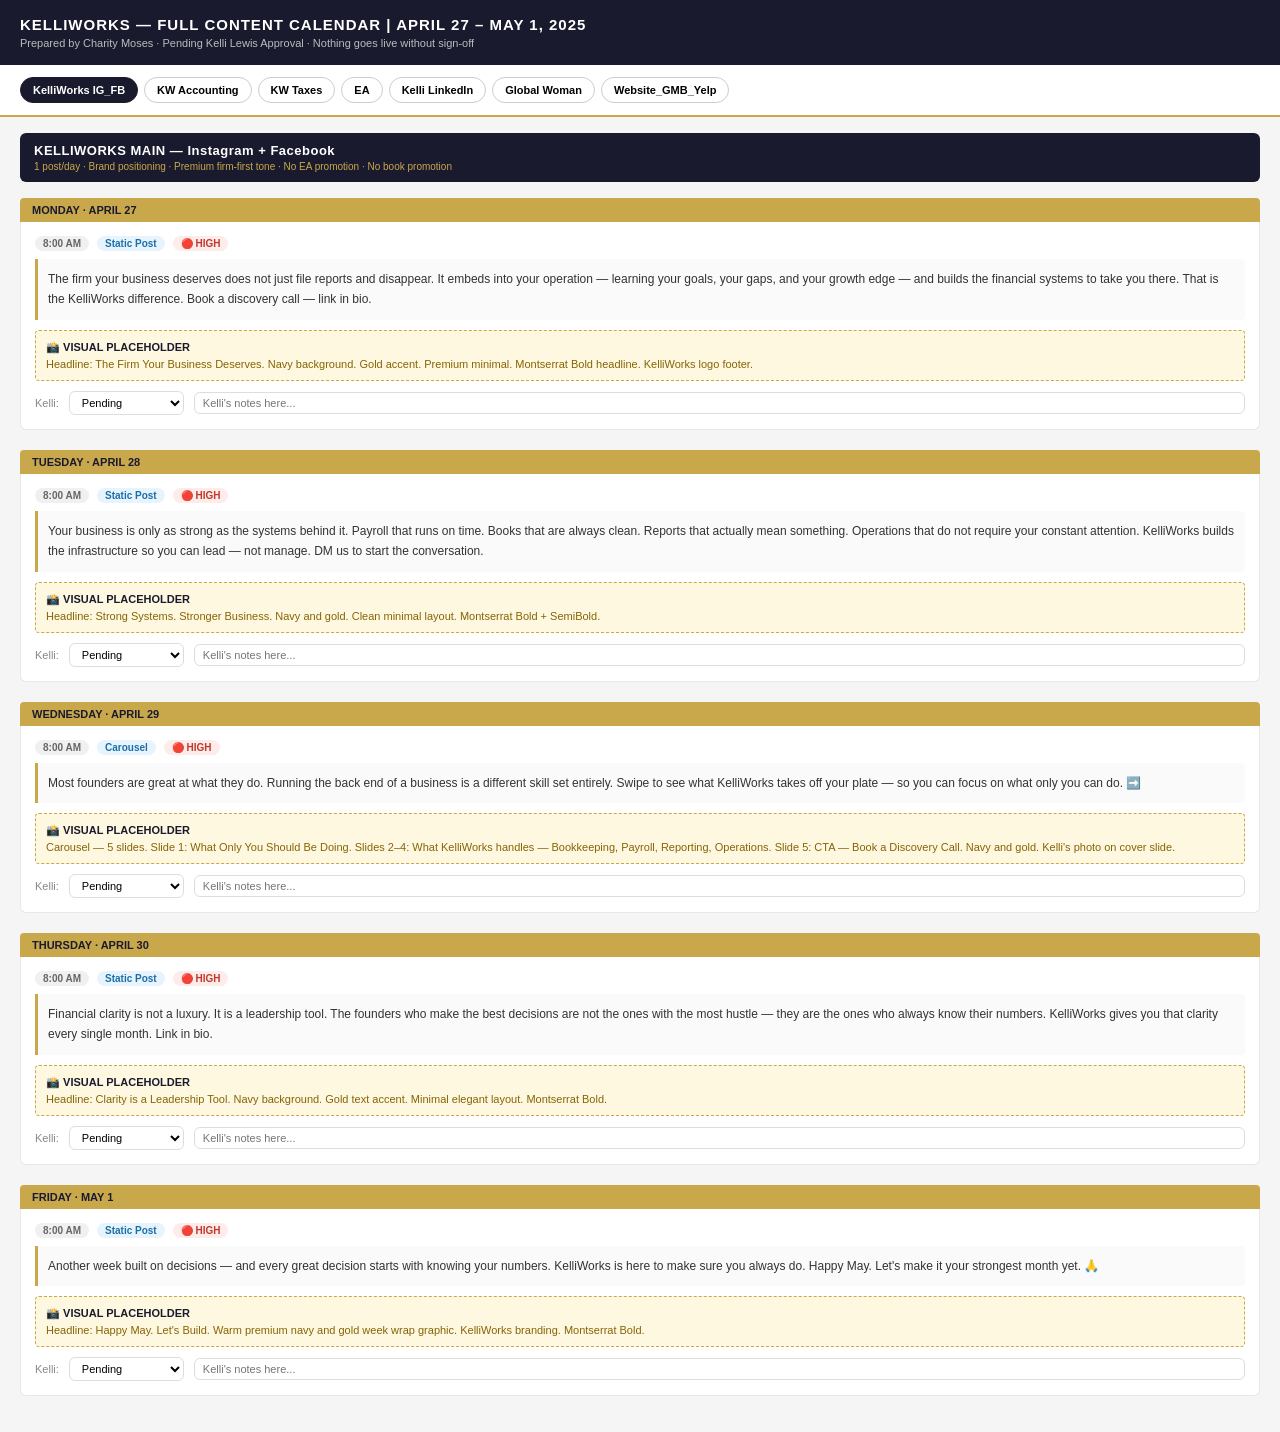
<file: html_Updates/Asana Calendar May 27.html>
<!DOCTYPE html>
<html lang="en">
<head>
<meta charset="UTF-8">
<meta name="viewport" content="width=device-width, initial-scale=1.0">
<style>
* { box-sizing: border-box; margin: 0; padding: 0; }
body { font-family: Arial, sans-serif; background: #f5f5f5; color: #222; font-size: 13px; }
header { background: #1a1a2e; color: #fff; padding: 16px 20px; }
header h1 { font-size: 15px; letter-spacing: 1px; }
header p { font-size: 11px; color: #bbb; margin-top: 4px; }
.platform-nav { display: flex; flex-wrap: wrap; gap: 6px; padding: 12px 20px; background: #fff; border-bottom: 2px solid #c9a84c; position: sticky; top: 0; z-index: 100; }
.platform-nav button { padding: 6px 12px; border: 1px solid #ccc; border-radius: 16px; background: #fff; cursor: pointer; font-size: 11px; font-weight: bold; }
.platform-nav button.active { background: #1a1a2e; color: #fff; border-color: #1a1a2e; }
.platform { display: none; padding: 16px 20px; }
.platform.active { display: block; }
.platform-header { background: #1a1a2e; color: #fff; padding: 10px 14px; border-radius: 6px; margin-bottom: 16px; }
.platform-header h2 { font-size: 13px; letter-spacing: 0.5px; }
.platform-header p { font-size: 10px; color: #c9a84c; margin-top: 3px; }
.day-block { margin-bottom: 20px; }
.day-label { background: #c9a84c; color: #1a1a2e; padding: 6px 12px; font-size: 11px; font-weight: bold; border-radius: 4px 4px 0 0; }
.post-card { background: #fff; border: 1px solid #e8e8e8; border-top: none; padding: 14px; margin-bottom: 2px; }
.post-card:last-child { border-radius: 0 0 6px 6px; }
.post-meta { display: flex; gap: 8px; align-items: center; margin-bottom: 8px; flex-wrap: wrap; }
.badge { display: inline-block; padding: 2px 8px; border-radius: 10px; font-size: 10px; font-weight: bold; }
.badge-time { background: #f0f0f0; color: #666; }
.badge-type { background: #e8f4fd; color: #1a6fa8; }
.badge-high { background: #fdecea; color: #c0392b; }
.badge-trend { background: #e8f8e8; color: #27ae60; }
.post-caption { font-size: 12px; line-height: 1.7; color: #333; margin-bottom: 10px; padding: 10px; background: #fafafa; border-left: 3px solid #c9a84c; border-radius: 0 4px 4px 0; }
.visual-box { background: #fff8e1; border: 1px dashed #c9a84c; border-radius: 4px; padding: 10px; margin-bottom: 10px; font-size: 11px; color: #856404; }
.visual-box strong { display: block; margin-bottom: 4px; color: #1a1a2e; }
.approve-row { display: flex; align-items: center; gap: 10px; }
.approve-row label { font-size: 11px; color: #888; }
.approve-row select { font-size: 11px; padding: 4px 8px; border: 1px solid #ddd; border-radius: 6px; background: #fff; cursor: pointer; }
.approve-row select.approved { border-color: #27ae60; color: #27ae60; background: #eafaf1; }
.approve-row select.edits { border-color: #c9a84c; color: #856404; background: #fff8e1; }
.approve-row select.no { border-color: #e74c3c; color: #922; background: #fdecea; }
.notes-input { flex: 1; padding: 4px 8px; border: 1px solid #ddd; border-radius: 6px; font-size: 11px; font-family: Arial; }
.note-alert { background: #fdecea; border-left: 3px solid #e74c3c; padding: 8px 12px; font-size: 11px; color: #7b1a1a; margin-bottom: 10px; border-radius: 0 4px 4px 0; }
.note-info { background: #e8f4fd; border-left: 3px solid #1a6fa8; padding: 8px 12px; font-size: 11px; color: #1a3a5c; margin-bottom: 10px; border-radius: 0 4px 4px 0; }
</style>
</head>
<body>

<header>
  <h1>KELLIWORKS — FULL CONTENT CALENDAR | APRIL 27 – MAY 1, 2025</h1>
  <p>Prepared by Charity Moses · Pending Kelli Lewis Approval · Nothing goes live without sign-off</p>
</header>

<div class="platform-nav">
  <button class="active" onclick="showPlatform('kw')">KelliWorks IG_FB</button>
  <button onclick="showPlatform('kwa')">KW Accounting</button>
  <button onclick="showPlatform('kwt')">KW Taxes</button>
  <button onclick="showPlatform('ea')">EA</button>
  <button onclick="showPlatform('kl')">Kelli LinkedIn</button>
  <button onclick="showPlatform('gw')">Global Woman</button>
  <button onclick="showPlatform('web')">Website_GMB_Yelp</button>
</div>

<!-- ===================== KELLIWORKS IG_FB ===================== -->
<div id="kw" class="platform active">
  <div class="platform-header">
    <h2>KELLIWORKS MAIN — Instagram + Facebook</h2>
    <p>1 post/day · Brand positioning · Premium firm-first tone · No EA promotion · No book promotion</p>
  </div>

  <!-- MON -->
  <div class="day-block">
    <div class="day-label">MONDAY · APRIL 27</div>
    <div class="post-card">
      <div class="post-meta">
        <span class="badge badge-time">8:00 AM</span>
        <span class="badge badge-type">Static Post</span>
        <span class="badge badge-high">🔴 HIGH</span>
      </div>
      <div class="post-caption">The firm your business deserves does not just file reports and disappear. It embeds into your operation — learning your goals, your gaps, and your growth edge — and builds the financial systems to take you there. That is the KelliWorks difference. Book a discovery call — link in bio.</div>
      <div class="visual-box">
        <strong>📸 VISUAL PLACEHOLDER</strong>
        Headline: The Firm Your Business Deserves. Navy background. Gold accent. Premium minimal. Montserrat Bold headline. KelliWorks logo footer.
      </div>
      <div class="approve-row">
        <label>Kelli:</label>
        <select onchange="styleSelect(this)"><option>Pending</option><option>✅ Approved</option><option>✏️ Needs Edits</option><option>❌ Do Not Post</option></select>
        <input class="notes-input" type="text" placeholder="Kelli's notes here...">
      </div>
    </div>
  </div>

  <!-- TUE -->
  <div class="day-block">
    <div class="day-label">TUESDAY · APRIL 28</div>
    <div class="post-card">
      <div class="post-meta">
        <span class="badge badge-time">8:00 AM</span>
        <span class="badge badge-type">Static Post</span>
        <span class="badge badge-high">🔴 HIGH</span>
      </div>
      <div class="post-caption">Your business is only as strong as the systems behind it. Payroll that runs on time. Books that are always clean. Reports that actually mean something. Operations that do not require your constant attention. KelliWorks builds the infrastructure so you can lead — not manage. DM us to start the conversation.</div>
      <div class="visual-box">
        <strong>📸 VISUAL PLACEHOLDER</strong>
        Headline: Strong Systems. Stronger Business. Navy and gold. Clean minimal layout. Montserrat Bold + SemiBold.
      </div>
      <div class="approve-row">
        <label>Kelli:</label>
        <select onchange="styleSelect(this)"><option>Pending</option><option>✅ Approved</option><option>✏️ Needs Edits</option><option>❌ Do Not Post</option></select>
        <input class="notes-input" type="text" placeholder="Kelli's notes here...">
      </div>
    </div>
  </div>

  <!-- WED -->
  <div class="day-block">
    <div class="day-label">WEDNESDAY · APRIL 29</div>
    <div class="post-card">
      <div class="post-meta">
        <span class="badge badge-time">8:00 AM</span>
        <span class="badge badge-type">Carousel</span>
        <span class="badge badge-high">🔴 HIGH</span>
      </div>
      <div class="post-caption">Most founders are great at what they do. Running the back end of a business is a different skill set entirely. Swipe to see what KelliWorks takes off your plate — so you can focus on what only you can do. ➡️</div>
      <div class="visual-box">
        <strong>📸 VISUAL PLACEHOLDER</strong>
        Carousel — 5 slides. Slide 1: What Only You Should Be Doing. Slides 2–4: What KelliWorks handles — Bookkeeping, Payroll, Reporting, Operations. Slide 5: CTA — Book a Discovery Call. Navy and gold. Kelli's photo on cover slide.
      </div>
      <div class="approve-row">
        <label>Kelli:</label>
        <select onchange="styleSelect(this)"><option>Pending</option><option>✅ Approved</option><option>✏️ Needs Edits</option><option>❌ Do Not Post</option></select>
        <input class="notes-input" type="text" placeholder="Kelli's notes here...">
      </div>
    </div>
  </div>

  <!-- THU -->
  <div class="day-block">
    <div class="day-label">THURSDAY · APRIL 30</div>
    <div class="post-card">
      <div class="post-meta">
        <span class="badge badge-time">8:00 AM</span>
        <span class="badge badge-type">Static Post</span>
        <span class="badge badge-high">🔴 HIGH</span>
      </div>
      <div class="post-caption">Financial clarity is not a luxury. It is a leadership tool. The founders who make the best decisions are not the ones with the most hustle — they are the ones who always know their numbers. KelliWorks gives you that clarity every single month. Link in bio.</div>
      <div class="visual-box">
        <strong>📸 VISUAL PLACEHOLDER</strong>
        Headline: Clarity is a Leadership Tool. Navy background. Gold text accent. Minimal elegant layout. Montserrat Bold.
      </div>
      <div class="approve-row">
        <label>Kelli:</label>
        <select onchange="styleSelect(this)"><option>Pending</option><option>✅ Approved</option><option>✏️ Needs Edits</option><option>❌ Do Not Post</option></select>
        <input class="notes-input" type="text" placeholder="Kelli's notes here...">
      </div>
    </div>
  </div>

  <!-- FRI -->
  <div class="day-block">
    <div class="day-label">FRIDAY · MAY 1</div>
    <div class="post-card">
      <div class="post-meta">
        <span class="badge badge-time">8:00 AM</span>
        <span class="badge badge-type">Static Post</span>
        <span class="badge badge-high">🔴 HIGH</span>
      </div>
      <div class="post-caption">Another week built on decisions — and every great decision starts with knowing your numbers. KelliWorks is here to make sure you always do. Happy May. Let's make it your strongest month yet. 🙏</div>
      <div class="visual-box">
        <strong>📸 VISUAL PLACEHOLDER</strong>
        Headline: Happy May. Let's Build. Warm premium navy and gold week wrap graphic. KelliWorks branding. Montserrat Bold.
      </div>
      <div class="approve-row">
        <label>Kelli:</label>
        <select onchange="styleSelect(this)"><option>Pending</option><option>✅ Approved</option><option>✏️ Needs Edits</option><option>❌ Do Not Post</option></select>
        <input class="notes-input" type="text" placeholder="Kelli's notes here...">
      </div>
    </div>
  </div>
</div>

<!-- ===================== KW ACCOUNTING ===================== -->
<div id="kwa" class="platform">
  <div class="platform-header">
    <h2>KELLIWORKS ACCOUNTING — Instagram + Facebook + LinkedIn</h2>
    <p>1 post/day · Mix of trending POV reels + educational static · Playful, funny, relatable · ❌ No tax content</p>
  </div>

  <div class="note-info">📌 New direction: Mix trending POV reels (funny + relatable) with educational static posts. POV reels get the reach. Static posts build authority. Both sell KelliWorks.</div>

  <!-- MON -->
  <div class="day-block">
    <div class="day-label">MONDAY · APRIL 27</div>
    <div class="post-card">
      <div class="post-meta">
        <span class="badge badge-time">10:00 AM</span>
        <span class="badge badge-type">🎬 Trending Reel</span>
        <span class="badge badge-trend">🟢 TRENDING</span>
      </div>
      <div class="post-caption">POV: You haven't reconciled your accounts since January 😬

#KelliWorks #Accounting #SmallBusiness #Bookkeeping #Entrepreneurs</div>
      <div class="visual-box">
        <strong>🎬 REEL PLACEHOLDER</strong>
        Trending audio — use a "panicking / chaotic" trending sound. Text overlay: POV: You haven't reconciled your accounts since January 😬. Second text overlay mid-video: KelliWorks to the rescue 😌. Use a funny trending video clip or film yourself reacting. Keep it short — 7 to 15 seconds max.
      </div>
      <div class="approve-row">
        <label>Kelli:</label>
        <select onchange="styleSelect(this)"><option>Pending</option><option>✅ Approved</option><option>✏️ Needs Edits</option><option>❌ Do Not Post</option></select>
        <input class="notes-input" type="text" placeholder="Kelli's notes here...">
      </div>
    </div>
  </div>

  <!-- TUE -->
  <div class="day-block">
    <div class="day-label">TUESDAY · APRIL 28</div>
    <div class="post-card">
      <div class="post-meta">
        <span class="badge badge-time">10:00 AM</span>
        <span class="badge badge-type">Static Post</span>
        <span class="badge badge-high">🔴 HIGH</span>
      </div>
      <div class="post-caption">Bookkeeping is not a task you do once a year at tax time. It is a system that runs every single month — keeping your business clean, your cash flow clear, and your decisions grounded in real numbers. KelliWorks builds that system for you. DM us to get started.</div>
      <div class="visual-box">
        <strong>📸 VISUAL PLACEHOLDER</strong>
        Headline: Bookkeeping Is a System. Not a Task. Navy and gold. Clean minimal. Montserrat Bold + SemiBold. KelliWorks Accounting footer.
      </div>
      <div class="approve-row">
        <label>Kelli:</label>
        <select onchange="styleSelect(this)"><option>Pending</option><option>✅ Approved</option><option>✏️ Needs Edits</option><option>❌ Do Not Post</option></select>
        <input class="notes-input" type="text" placeholder="Kelli's notes here...">
      </div>
    </div>
  </div>

  <!-- WED -->
  <div class="day-block">
    <div class="day-label">WEDNESDAY · APRIL 29</div>
    <div class="post-card">
      <div class="post-meta">
        <span class="badge badge-time">10:00 AM</span>
        <span class="badge badge-type">🎬 Trending Reel</span>
        <span class="badge badge-trend">🟢 TRENDING</span>
      </div>
      <div class="post-caption">POV: Your accountant actually explains your financial report instead of just sending it 😌✨

#KelliWorks #Accounting #FounderLife #Bookkeeping #SmallBusiness</div>
      <div class="visual-box">
        <strong>🎬 REEL PLACEHOLDER</strong>
        Trending audio — use a "relief / ahhh finally" sound. Text overlay 1: POV: Your accountant just sends reports and disappears 😩. Text overlay 2: POV: KelliWorks actually explains every line 😌. Short and punchy — 7 to 15 seconds. Film yourself or use trending clip.
      </div>
      <div class="approve-row">
        <label>Kelli:</label>
        <select onchange="styleSelect(this)"><option>Pending</option><option>✅ Approved</option><option>✏️ Needs Edits</option><option>❌ Do Not Post</option></select>
        <input class="notes-input" type="text" placeholder="Kelli's notes here...">
      </div>
    </div>
  </div>

  <!-- THU -->
  <div class="day-block">
    <div class="day-label">THURSDAY · APRIL 30</div>
    <div class="post-card">
      <div class="post-meta">
        <span class="badge badge-time">10:00 AM</span>
        <span class="badge badge-type">Static Post</span>
        <span class="badge badge-high">🔴 HIGH</span>
      </div>
      <div class="post-caption">Do you know exactly how your business performed in Q1? Revenue. Expenses. Profit. Cash flow. If the honest answer is no — that is the first thing to fix. KelliWorks delivers monthly reports that give you a clear picture of your business performance so you always know where you stand. DM us.</div>
      <div class="visual-box">
        <strong>📸 VISUAL PLACEHOLDER</strong>
        Headline: Do You Know Your Q1 Numbers? Navy and gold. Clean bold layout. Montserrat Bold. KelliWorks Accounting footer.
      </div>
      <div class="approve-row">
        <label>Kelli:</label>
        <select onchange="styleSelect(this)"><option>Pending</option><option>✅ Approved</option><option>✏️ Needs Edits</option><option>❌ Do Not Post</option></select>
        <input class="notes-input" type="text" placeholder="Kelli's notes here...">
      </div>
    </div>
  </div>

  <!-- FRI -->
  <div class="day-block">
    <div class="day-label">FRIDAY · MAY 1</div>
    <div class="post-card">
      <div class="post-meta">
        <span class="badge badge-time">10:00 AM</span>
        <span class="badge badge-type">🎬 Trending Reel</span>
        <span class="badge badge-trend">🟢 TRENDING</span>
      </div>
      <div class="post-caption">POV: It's May 1st and your books are finally clean 😎🙌

#KelliWorks #NewMonth #Accounting #FounderLife #SmallBusiness</div>
      <div class="visual-box">
        <strong>🎬 REEL PLACEHOLDER</strong>
        Trending audio — use a "winning / celebration" sound. Text overlay 1: POV: It's May 1st and you still don't know your numbers 😬. Text overlay 2: POV: KelliWorks client on May 1st 😎. Use a confident, winning reaction clip or film yourself. 7 to 15 seconds.
      </div>
      <div class="approve-row">
        <label>Kelli:</label>
        <select onchange="styleSelect(this)"><option>Pending</option><option>✅ Approved</option><option>✏️ Needs Edits</option><option>❌ Do Not Post</option></select>
        <input class="notes-input" type="text" placeholder="Kelli's notes here...">
      </div>
    </div>
  </div>
</div>

<!-- ===================== KW TAXES ===================== -->
<div id="kwt" class="platform">
  <div class="platform-header">
    <h2>KELLIWORKS TAXES — Taxes Instagram ONLY</h2>
    <p>2 posts/day · Tips, quotes, carousels · ❌ NOT on LinkedIn ❌ NOT on KW Accounting grid</p>
  </div>

  <!-- MON -->
  <div class="day-block">
    <div class="day-label">MONDAY · APRIL 27</div>
    <div class="post-card">
      <div class="post-meta"><span class="badge badge-time">7:00 AM</span><span class="badge badge-type">💡 Tax Tip</span></div>
      <div class="post-caption">Welcome to May — and Q2 estimated taxes are already counting. June 15 is closer than you think. If your business is profitable start setting money aside right now. KelliWorks keeps you on schedule all year. Link in bio.</div>
      <div class="visual-box"><strong>📸 VISUAL PLACEHOLDER</strong> Tax tip graphic — headline: Q2 Is Already Counting. Navy gold bold.</div>
      <div class="approve-row"><label>Kelli:</label><select onchange="styleSelect(this)"><option>Pending</option><option>✅ Approved</option><option>✏️ Needs Edits</option><option>❌ Do Not Post</option></select><input class="notes-input" type="text" placeholder="Kelli's notes here..."></div>
    </div>
    <div class="post-card">
      <div class="post-meta"><span class="badge badge-time">4:00 PM</span><span class="badge badge-type">💬 Quote</span></div>
      <div class="post-caption">"KelliWorks, so you don't have to." Tax season is done. But smart tax planning never stops. Let us carry it all year long. Link in bio.</div>
      <div class="visual-box"><strong>📸 VISUAL PLACEHOLDER</strong> Brand quote card — cream background navy and gold. Elegant premium.</div>
      <div class="approve-row"><label>Kelli:</label><select onchange="styleSelect(this)"><option>Pending</option><option>✅ Approved</option><option>✏️ Needs Edits</option><option>❌ Do Not Post</option></select><input class="notes-input" type="text" placeholder="Kelli's notes here..."></div>
    </div>
  </div>

  <!-- TUE -->
  <div class="day-block">
    <div class="day-label">TUESDAY · APRIL 28</div>
    <div class="post-card">
      <div class="post-meta"><span class="badge badge-time">7:00 AM</span><span class="badge badge-type">💡 Tax Tip</span></div>
      <div class="post-caption">If you received a large refund this year — that is not good news. It means you overpaid the IRS all year and gave them an interest-free loan. KelliWorks helps you adjust your withholding so you keep more money in your business where it belongs. Link in bio.</div>
      <div class="visual-box"><strong>📸 VISUAL PLACEHOLDER</strong> Tax tip graphic — headline: A Big Refund Means You Overpaid. Navy gold bold.</div>
      <div class="approve-row"><label>Kelli:</label><select onchange="styleSelect(this)"><option>Pending</option><option>✅ Approved</option><option>✏️ Needs Edits</option><option>❌ Do Not Post</option></select><input class="notes-input" type="text" placeholder="Kelli's notes here..."></div>
    </div>
    <div class="post-card">
      <div class="post-meta"><span class="badge badge-time">4:00 PM</span><span class="badge badge-type">🎠 Carousel</span></div>
      <div class="post-caption">Tax season is over — but your tax strategy should not be. Swipe to see 4 moves every entrepreneur should make RIGHT NOW to protect their finances for the rest of 2025. ➡️</div>
      <div class="visual-box"><strong>📸 VISUAL PLACEHOLDER</strong> Carousel — 5 slides — 4 Post Tax Season Moves. Navy and gold. Montserrat Bold + SemiBold.</div>
      <div class="approve-row"><label>Kelli:</label><select onchange="styleSelect(this)"><option>Pending</option><option>✅ Approved</option><option>✏️ Needs Edits</option><option>❌ Do Not Post</option></select><input class="notes-input" type="text" placeholder="Kelli's notes here..."></div>
    </div>
  </div>

  <!-- WED -->
  <div class="day-block">
    <div class="day-label">WEDNESDAY · APRIL 29</div>
    <div class="post-card">
      <div class="post-meta"><span class="badge badge-time">7:00 AM</span><span class="badge badge-type">💡 Tax Tip</span></div>
      <div class="post-caption">Are you paying yourself correctly as a business owner? How you pay yourself — salary, owner's draw, distributions — has major tax implications. Getting it wrong costs you money. KelliWorks helps you structure it right. Link in bio.</div>
      <div class="visual-box"><strong>📸 VISUAL PLACEHOLDER</strong> Tax tip graphic — headline: Are You Paying Yourself Correctly? Navy gold bold.</div>
      <div class="approve-row"><label>Kelli:</label><select onchange="styleSelect(this)"><option>Pending</option><option>✅ Approved</option><option>✏️ Needs Edits</option><option>❌ Do Not Post</option></select><input class="notes-input" type="text" placeholder="Kelli's notes here..."></div>
    </div>
    <div class="post-card">
      <div class="post-meta"><span class="badge badge-time">4:00 PM</span><span class="badge badge-type">💬 Quote</span></div>
      <div class="post-caption">"Tax preparation is no longer the same with modern accounting methods." — Kelli Lewis. Stop doing it the old way. KelliWorks brings modern solutions to your finances all year round. Link in bio.</div>
      <div class="visual-box"><strong>📸 VISUAL PLACEHOLDER</strong> Quote card — cream background elegant premium. Kelli Lewis attribution gold.</div>
      <div class="approve-row"><label>Kelli:</label><select onchange="styleSelect(this)"><option>Pending</option><option>✅ Approved</option><option>✏️ Needs Edits</option><option>❌ Do Not Post</option></select><input class="notes-input" type="text" placeholder="Kelli's notes here..."></div>
    </div>
  </div>

  <!-- THU -->
  <div class="day-block">
    <div class="day-label">THURSDAY · APRIL 30</div>
    <div class="post-card">
      <div class="post-meta"><span class="badge badge-time">7:00 AM</span><span class="badge badge-type">💡 Tax Tip</span></div>
      <div class="post-caption">Tax Tip Thursday 💡 Keep every business receipt — digital or physical. The IRS requires documentation for every deduction you claim. KelliWorks helps you set up a simple system so nothing ever gets lost. Link in bio.</div>
      <div class="visual-box"><strong>📸 VISUAL PLACEHOLDER</strong> Tax Tip Thursday branded graphic — navy gold. Bold headline.</div>
      <div class="approve-row"><label>Kelli:</label><select onchange="styleSelect(this)"><option>Pending</option><option>✅ Approved</option><option>✏️ Needs Edits</option><option>❌ Do Not Post</option></select><input class="notes-input" type="text" placeholder="Kelli's notes here..."></div>
    </div>
    <div class="post-card">
      <div class="post-meta"><span class="badge badge-time">4:00 PM</span><span class="badge badge-type">🎠 Carousel</span></div>
      <div class="post-caption">Your Q2 financial checklist starts NOW. Swipe to see exactly what every smart entrepreneur should be doing this month to stay ahead. ➡️</div>
      <div class="visual-box"><strong>📸 VISUAL PLACEHOLDER</strong> Carousel — 5 slides — Q2 Financial Checklist. Navy and gold. Montserrat Bold + SemiBold.</div>
      <div class="approve-row"><label>Kelli:</label><select onchange="styleSelect(this)"><option>Pending</option><option>✅ Approved</option><option>✏️ Needs Edits</option><option>❌ Do Not Post</option></select><input class="notes-input" type="text" placeholder="Kelli's notes here..."></div>
    </div>
  </div>

  <!-- FRI -->
  <div class="day-block">
    <div class="day-label">FRIDAY · MAY 1</div>
    <div class="post-card">
      <div class="post-meta"><span class="badge badge-time">7:00 AM</span><span class="badge badge-type">💡 Tax Tip</span></div>
      <div class="post-caption">Happy May! New month — new opportunity to get your finances right. Is your business structure still working for you? LLC. S-Corp. Sole Proprietor. Each has different tax implications. KelliWorks can review your setup and help you optimize. Link in bio.</div>
      <div class="visual-box"><strong>📸 VISUAL PLACEHOLDER</strong> Tax tip graphic — headline: New Month. New Financial Strategy. Navy gold bold.</div>
      <div class="approve-row"><label>Kelli:</label><select onchange="styleSelect(this)"><option>Pending</option><option>✅ Approved</option><option>✏️ Needs Edits</option><option>❌ Do Not Post</option></select><input class="notes-input" type="text" placeholder="Kelli's notes here..."></div>
    </div>
    <div class="post-card">
      <div class="post-meta"><span class="badge badge-time">4:00 PM</span><span class="badge badge-type">💬 Quote</span></div>
      <div class="post-caption">"KelliWorks takes the burden off entrepreneurs by guiding them in planning their taxes." Tax season is done. The work is not. Let us carry it. Link in bio.</div>
      <div class="visual-box"><strong>📸 VISUAL PLACEHOLDER</strong> Quote card — cream premium elegant. Gold attribution. KelliWorks footer.</div>
      <div class="approve-row"><label>Kelli:</label><select onchange="styleSelect(this)"><option>Pending</option><option>✅ Approved</option><option>✏️ Needs Edits</option><option>❌ Do Not Post</option></select><input class="notes-input" type="text" placeholder="Kelli's notes here..."></div>
    </div>
  </div>
</div>

<!-- ===================== EA ===================== -->
<div id="ea" class="platform">
  <div class="platform-header">
    <h2>ENTREPRENEURS ANONYMOUS — IG + FB + YouTube + Skool</h2>
    <p>Meeting rhythm · ❌ No meeting promotion until Kelli confirms · General EA community content only</p>
  </div>

  <div class="note-alert">⚠️ No EA meeting promotion this week per Kelli's instruction. Posts focus on community value and evergreen EA content only.</div>

  <!-- MON -->
  <div class="day-block">
    <div class="day-label">MONDAY · APRIL 27</div>
    <div class="post-card">
      <div class="post-meta"><span class="badge badge-time">12:00 PM</span><span class="badge badge-type">Static Post</span></div>
      <div class="post-caption">Entrepreneurship is the loneliest journey — until you find your community. Entrepreneurs Anonymous exists because no founder should have to build alone. Join the community — link in bio.</div>
      <div class="visual-box"><strong>📸 VISUAL PLACEHOLDER</strong> EA branded graphic — dark background gold accent. Headline: You Were Never Meant to Build Alone. EA logo.</div>
      <div class="approve-row"><label>Kelli:</label><select onchange="styleSelect(this)"><option>Pending</option><option>✅ Approved</option><option>✏️ Needs Edits</option><option>❌ Do Not Post</option></select><input class="notes-input" type="text" placeholder="Kelli's notes here..."></div>
    </div>
  </div>

  <!-- WED -->
  <div class="day-block">
    <div class="day-label">WEDNESDAY · APRIL 29</div>
    <div class="post-card">
      <div class="post-meta"><span class="badge badge-time">12:00 PM</span><span class="badge badge-type">Quote Post</span></div>
      <div class="post-caption">The room changes when entrepreneurs stop competing and start collaborating. That is what Entrepreneurs Anonymous is built on. Real conversations. Real connections. Real growth. Link in bio to join the community.</div>
      <div class="visual-box"><strong>📸 VISUAL PLACEHOLDER</strong> EA quote graphic — dark navy gold. Headline: Real Conversations. Real Growth. EA branding.</div>
      <div class="approve-row"><label>Kelli:</label><select onchange="styleSelect(this)"><option>Pending</option><option>✅ Approved</option><option>✏️ Needs Edits</option><option>❌ Do Not Post</option></select><input class="notes-input" type="text" placeholder="Kelli's notes here..."></div>
    </div>
  </div>

  <!-- FRI -->
  <div class="day-block">
    <div class="day-label">FRIDAY · MAY 1</div>
    <div class="post-card">
      <div class="post-meta"><span class="badge badge-time">12:00 PM</span><span class="badge badge-type">Community Post</span></div>
      <div class="post-caption">Happy May EA family! 🙌 New month. New energy. New opportunities. Whatever you are building — keep going. This community is rooting for you. — Kelli Lewis | Entrepreneurs Anonymous</div>
      <div class="visual-box"><strong>📸 VISUAL PLACEHOLDER</strong> EA community graphic — warm celebratory energy. Happy May. Gold and navy. EA logo.</div>
      <div class="approve-row"><label>Kelli:</label><select onchange="styleSelect(this)"><option>Pending</option><option>✅ Approved</option><option>✏️ Needs Edits</option><option>❌ Do Not Post</option></select><input class="notes-input" type="text" placeholder="Kelli's notes here..."></div>
    </div>
  </div>
</div>

<!-- ===================== KELLI LINKEDIN ===================== -->
<div id="kl" class="platform">
  <div class="platform-header">
    <h2>KELLI LEWIS PERSONAL — LinkedIn</h2>
    <p>1 post/day · Author · Speaker · Coach · Accountant · 30 min daily engagement · ❌ No tax content</p>
  </div>

  <!-- MON -->
  <div class="day-block">
    <div class="day-label">MONDAY · APRIL 27</div>
    <div class="post-card">
      <div class="post-meta"><span class="badge badge-time">9:00 AM</span><span class="badge badge-type">Thought Leadership</span></div>
      <div class="post-caption">The founders who scale the fastest are not the ones who work the hardest. They are the ones who build the best systems. A business that requires your constant presence to function is not a business — it is a job. And it is probably the most demanding job you have ever had. The shift starts when you stop being the engine and start being the architect. What is one system you could build this week that would give you back an hour of your time?</div>
      <div class="visual-box"><strong>📸 VISUAL PLACEHOLDER</strong> Professional Kelli photo — editorial, confident. Or clean branded quote graphic.</div>
      <div class="approve-row"><label>Kelli:</label><select onchange="styleSelect(this)"><option>Pending</option><option>✅ Approved</option><option>✏️ Needs Edits</option><option>❌ Do Not Post</option></select><input class="notes-input" type="text" placeholder="Kelli's notes here..."></div>
    </div>
  </div>

  <!-- TUE -->
  <div class="day-block">
    <div class="day-label">TUESDAY · APRIL 28</div>
    <div class="post-card">
      <div class="post-meta"><span class="badge badge-time">9:00 AM</span><span class="badge badge-type">Founder Story</span></div>
      <div class="post-caption">I spent years being the best-kept secret in my clients' businesses. Doing everything. Available always. Undercharging constantly. I thought that was the price of loyalty. What I actually learned is that boundaries create respect. Systems create freedom. And charging your worth creates the business you deserve. If you are still giving everything away in the name of dedication — this is your sign to stop.</div>
      <div class="visual-box"><strong>📸 VISUAL PLACEHOLDER</strong> Professional Kelli photo — warm, authoritative. Or clean branded graphic.</div>
      <div class="approve-row"><label>Kelli:</label><select onchange="styleSelect(this)"><option>Pending</option><option>✅ Approved</option><option>✏️ Needs Edits</option><option>❌ Do Not Post</option></select><input class="notes-input" type="text" placeholder="Kelli's notes here..."></div>
    </div>
  </div>

  <!-- WED -->
  <div class="day-block">
    <div class="day-label">WEDNESDAY · APRIL 29</div>
    <div class="post-card">
      <div class="post-meta"><span class="badge badge-time">9:00 AM</span><span class="badge badge-type">Thought Leadership</span></div>
      <div class="post-caption">Financial clarity is not a finance topic. It is a leadership topic. When you know your numbers — your cash position, your profit margin, your burn rate — you make decisions from a place of power instead of panic. The most confident founders I know are not the richest. They are the most informed. KelliWorks gives founders that clarity every single month. Link in bio.</div>
      <div class="visual-box"><strong>📸 VISUAL PLACEHOLDER</strong> Clean branded KelliWorks graphic — professional LinkedIn format.</div>
      <div class="approve-row"><label>Kelli:</label><select onchange="styleSelect(this)"><option>Pending</option><option>✅ Approved</option><option>✏️ Needs Edits</option><option>❌ Do Not Post</option></select><input class="notes-input" type="text" placeholder="Kelli's notes here..."></div>
    </div>
  </div>

  <!-- THU -->
  <div class="day-block">
    <div class="day-label">THURSDAY · APRIL 30</div>
    <div class="post-card">
      <div class="post-meta"><span class="badge badge-time">9:00 AM</span><span class="badge badge-type">Coaching Voice</span></div>
      <div class="post-caption">One question I ask every founder I work with: If you took two weeks completely off right now — what would break? The answer tells you everything about where your business actually stands. Not where you think it stands. Where it actually stands. Your answer is your to-do list.</div>
      <div class="visual-box"><strong>📸 VISUAL PLACEHOLDER</strong> Professional Kelli photo or clean quote graphic — coaching voice, direct, confident.</div>
      <div class="approve-row"><label>Kelli:</label><select onchange="styleSelect(this)"><option>Pending</option><option>✅ Approved</option><option>✏️ Needs Edits</option><option>❌ Do Not Post</option></select><input class="notes-input" type="text" placeholder="Kelli's notes here..."></div>
    </div>
  </div>

  <!-- FRI -->
  <div class="day-block">
    <div class="day-label">FRIDAY · MAY 1</div>
    <div class="post-card">
      <div class="post-meta"><span class="badge badge-time">9:00 AM</span><span class="badge badge-type">Friday Reflection</span></div>
      <div class="post-caption">Happy May. New month. Fresh start. This is the month you stop running your business on instinct and start running it on intelligence. Clean books. Clear strategy. Confident decisions. That is what I help founders build at KelliWorks — and it starts with one conversation. Link in bio. Have a powerful weekend. 🙏</div>
      <div class="visual-box"><strong>📸 VISUAL PLACEHOLDER</strong> Polished Kelli brand photo or Happy May branded graphic. Warm professional.</div>
      <div class="approve-row"><label>Kelli:</label><select onchange="styleSelect(this)"><option>Pending</option><option>✅ Approved</option><option>✏️ Needs Edits</option><option>❌ Do Not Post</option></select><input class="notes-input" type="text" placeholder="Kelli's notes here..."></div>
    </div>
  </div>
</div>

<!-- ===================== GLOBAL WOMAN ===================== -->
<div id="gw" class="platform">
  <div class="platform-header">
    <h2>GLOBAL WOMAN — Global Woman Platform</h2>
    <p>Min 4 posts/week · 10–15 min daily engagement · Kelli as THOUGHT LEADER — specific POV, industry insight, expertise · ❌ No generic motivation · ❌ No EA content</p>
  </div>

  <!-- MON -->
  <div class="day-block">
    <div class="day-label">MONDAY · APRIL 27</div>
    <div class="post-card">
      <div class="post-meta"><span class="badge badge-time">11:00 AM</span><span class="badge badge-type">Thought Leadership</span></div>
      <div class="post-caption">I have worked with hundreds of women-owned businesses. And the number one thing that keeps them stuck is not lack of hustle — it is lack of financial infrastructure. They are working incredibly hard inside a business that has no system to hold the growth. Here is what I know to be true: you cannot scale chaos. Before you invest in marketing, hiring, or expansion — get your books clean, your cash flow clear, and your reporting consistent. That is the foundation everything else is built on. — Kelli Lewis | Founder, KelliWorks</div>
      <div class="visual-box"><strong>📸 VISUAL PLACEHOLDER</strong> Editorial Kelli photo — confident, authoritative. Or clean branded thought leadership graphic. Navy and gold. Premium feminine.</div>
      <div class="approve-row"><label>Kelli:</label><select onchange="styleSelect(this)"><option>Pending</option><option>✅ Approved</option><option>✏️ Needs Edits</option><option>❌ Do Not Post</option></select><input class="notes-input" type="text" placeholder="Kelli's notes here..."></div>
    </div>
  </div>

  <!-- TUE -->
  <div class="day-block">
    <div class="day-label">TUESDAY · APRIL 28</div>
    <div class="post-card">
      <div class="post-meta"><span class="badge badge-time">11:00 AM</span><span class="badge badge-type">Industry POV</span></div>
      <div class="post-caption">Nobody talks about this enough — women entrepreneurs are statistically more likely to undercharge, over-deliver, and avoid looking at their own numbers. I did it too. For years I helped wealthy clients build financial systems while my own business was falling apart. The moment I started treating my business with the same rigor I applied to my clients' — everything changed. Your business deserves the same financial discipline you give your best client. Start there. — Kelli Lewis | KelliWorks</div>
      <div class="visual-box"><strong>📸 VISUAL PLACEHOLDER</strong> Professional Kelli photo — warm, real, editorial. Not a headshot. Premium feminine aesthetic.</div>
      <div class="approve-row"><label>Kelli:</label><select onchange="styleSelect(this)"><option>Pending</option><option>✅ Approved</option><option>✏️ Needs Edits</option><option>❌ Do Not Post</option></select><input class="notes-input" type="text" placeholder="Kelli's notes here..."></div>
    </div>
  </div>

  <!-- THU -->
  <div class="day-block">
    <div class="day-label">THURSDAY · APRIL 30</div>
    <div class="post-card">
      <div class="post-meta"><span class="badge badge-time">11:00 AM</span><span class="badge badge-type">Expert Insight</span></div>
      <div class="post-caption">A question I get asked constantly by women founders: "When is the right time to hire an accountant?" My answer is always the same — before you think you need one. Most founders come to KelliWorks after something breaks. A tax surprise. A cash flow crisis. A payroll error. The ones who build the most sustainably are the ones who build the financial infrastructure early — before the growth exposes the gaps. Do not wait for the emergency. Build the system now. — Kelli Lewis | KelliWorks Founder</div>
      <div class="visual-box"><strong>📸 VISUAL PLACEHOLDER</strong> Clean expert insight graphic — Kelli's quote pulled out as a pull quote. Premium navy and gold. Feminine authoritative aesthetic.</div>
      <div class="approve-row"><label>Kelli:</label><select onchange="styleSelect(this)"><option>Pending</option><option>✅ Approved</option><option>✏️ Needs Edits</option><option>❌ Do Not Post</option></select><input class="notes-input" type="text" placeholder="Kelli's notes here..."></div>
    </div>
  </div>

  <!-- FRI -->
  <div class="day-block">
    <div class="day-label">FRIDAY · MAY 1</div>
    <div class="post-card">
      <div class="post-meta"><span class="badge badge-time">11:00 AM</span><span class="badge badge-type">Thought Leadership</span></div>
      <div class="post-caption">May is here. And I want to challenge every woman founder reading this to ask herself one honest question: Does my business have the financial infrastructure to handle the growth I am praying for? Because here is the truth — most businesses are not ready for the opportunities they are asking God to send. The clients come and the systems collapse. The revenue grows and the cash flow disappears. Growth without infrastructure is just expensive chaos. This month — build the foundation first. — Kelli Lewis | KelliWorks | Global Business Woman</div>
      <div class="visual-box"><strong>📸 VISUAL PLACEHOLDER</strong> Premium Kelli editorial photo or branded thought leadership graphic. Happy May energy but authoritative — not celebratory. Navy gold feminine.</div>
      <div class="approve-row"><label>Kelli:</label><select onchange="styleSelect(this)"><option>Pending</option><option>✅ Approved</option><option>✏️ Needs Edits</option><option>❌ Do Not Post</option></select><input class="notes-input" type="text" placeholder="Kelli's notes here..."></div>
    </div>
  </div>
</div>

<!-- ===================== WEBSITE + GMB + YELP ===================== -->
<div id="web" class="platform">
  <div class="platform-header">
    <h2>WEBSITE + GOOGLE MY BUSINESS + YELP</h2>
    <p>Weekly tasks · Blog post · EA website update · GMB + Yelp refresh</p>
  </div>

  <div class="day-block">
    <div class="day-label">MONDAY · APRIL 27 — BLOG POST</div>
    <div class="post-card">
      <div class="post-meta"><span class="badge badge-time">EOD</span><span class="badge badge-type">Lovable Website</span></div>
      <div class="post-caption">Suggested title: "5 Signs Your Business Needs a Better Accounting System (And What to Do About It)" — accounting focused, ties to KelliWorks services, CTA to book a discovery call. Charity to draft and submit to Kelli for approval before publishing.</div>
      <div class="visual-box"><strong>📸 VISUAL PLACEHOLDER</strong> Blog header image — professional KelliWorks branded. Kelli photo or brand graphic.</div>
      <div class="approve-row"><label>Kelli:</label><select onchange="styleSelect(this)"><option>Pending</option><option>✅ Approved</option><option>✏️ Needs Edits</option><option>❌ Do Not Post</option></select><input class="notes-input" type="text" placeholder="Kelli's notes here..."></div>
    </div>
  </div>

  <div class="day-block">
    <div class="day-label">THIS WEEK — GOOGLE MY BUSINESS</div>
    <div class="post-card">
      <div class="post-meta"><span class="badge badge-time">By Fri May 1</span><span class="badge badge-type">GMB Update</span></div>
      <div class="post-caption">Post update: "Welcome to May — KelliWorks is your full-service accounting and business management firm for ambitious founders. Clean books. Clear strategy. Confident growth. Book a discovery call today." Include a fresh professional brand photo.</div>
      <div class="visual-box"><strong>📸 VISUAL PLACEHOLDER</strong> Fresh KelliWorks brand photo or professional team photo for GMB.</div>
      <div class="approve-row"><label>Kelli:</label><select onchange="styleSelect(this)"><option>Pending</option><option>✅ Approved</option><option>✏️ Needs Edits</option><option>❌ Do Not Post</option></select><input class="notes-input" type="text" placeholder="Kelli's notes here..."></div>
    </div>
  </div>

  <div class="day-block">
    <div class="day-label">THIS WEEK — YELP</div>
    <div class="post-card">
      <div class="post-meta"><span class="badge badge-time">By Fri May 1</span><span class="badge badge-type">Yelp Update</span></div>
      <div class="post-caption">Refresh Yelp listing — ensure services are current, photos are fresh. Tax season has ended — shift messaging to year-round accounting and business management services. Update any seasonal content.</div>
      <div class="visual-box"><strong>📸 VISUAL PLACEHOLDER</strong> Fresh Yelp photo — professional KelliWorks branded image.</div>
      <div class="approve-row"><label>Kelli:</label><select onchange="styleSelect(this)"><option>Pending</option><option>✅ Approved</option><option>✏️ Needs Edits</option><option>❌ Do Not Post</option></select><input class="notes-input" type="text" placeholder="Kelli's notes here..."></div>
    </div>
  </div>
</div>

<script>
function showPlatform(id) {
  document.querySelectorAll('.platform').forEach(p => p.classList.remove('active'));
  document.querySelectorAll('.platform-nav button').forEach(b => b.classList.remove('active'));
  document.getElementById(id).classList.add('active');
  event.target.classList.add('active');
}
function styleSelect(sel) {
  sel.className = '';
  if (sel.value.includes('Approved')) sel.className = 'approved';
  else if (sel.value.includes('Edits')) sel.className = 'edits';
  else if (sel.value.includes('Do Not')) sel.className = 'no';
}
</script>
</body>
</html>
</file>
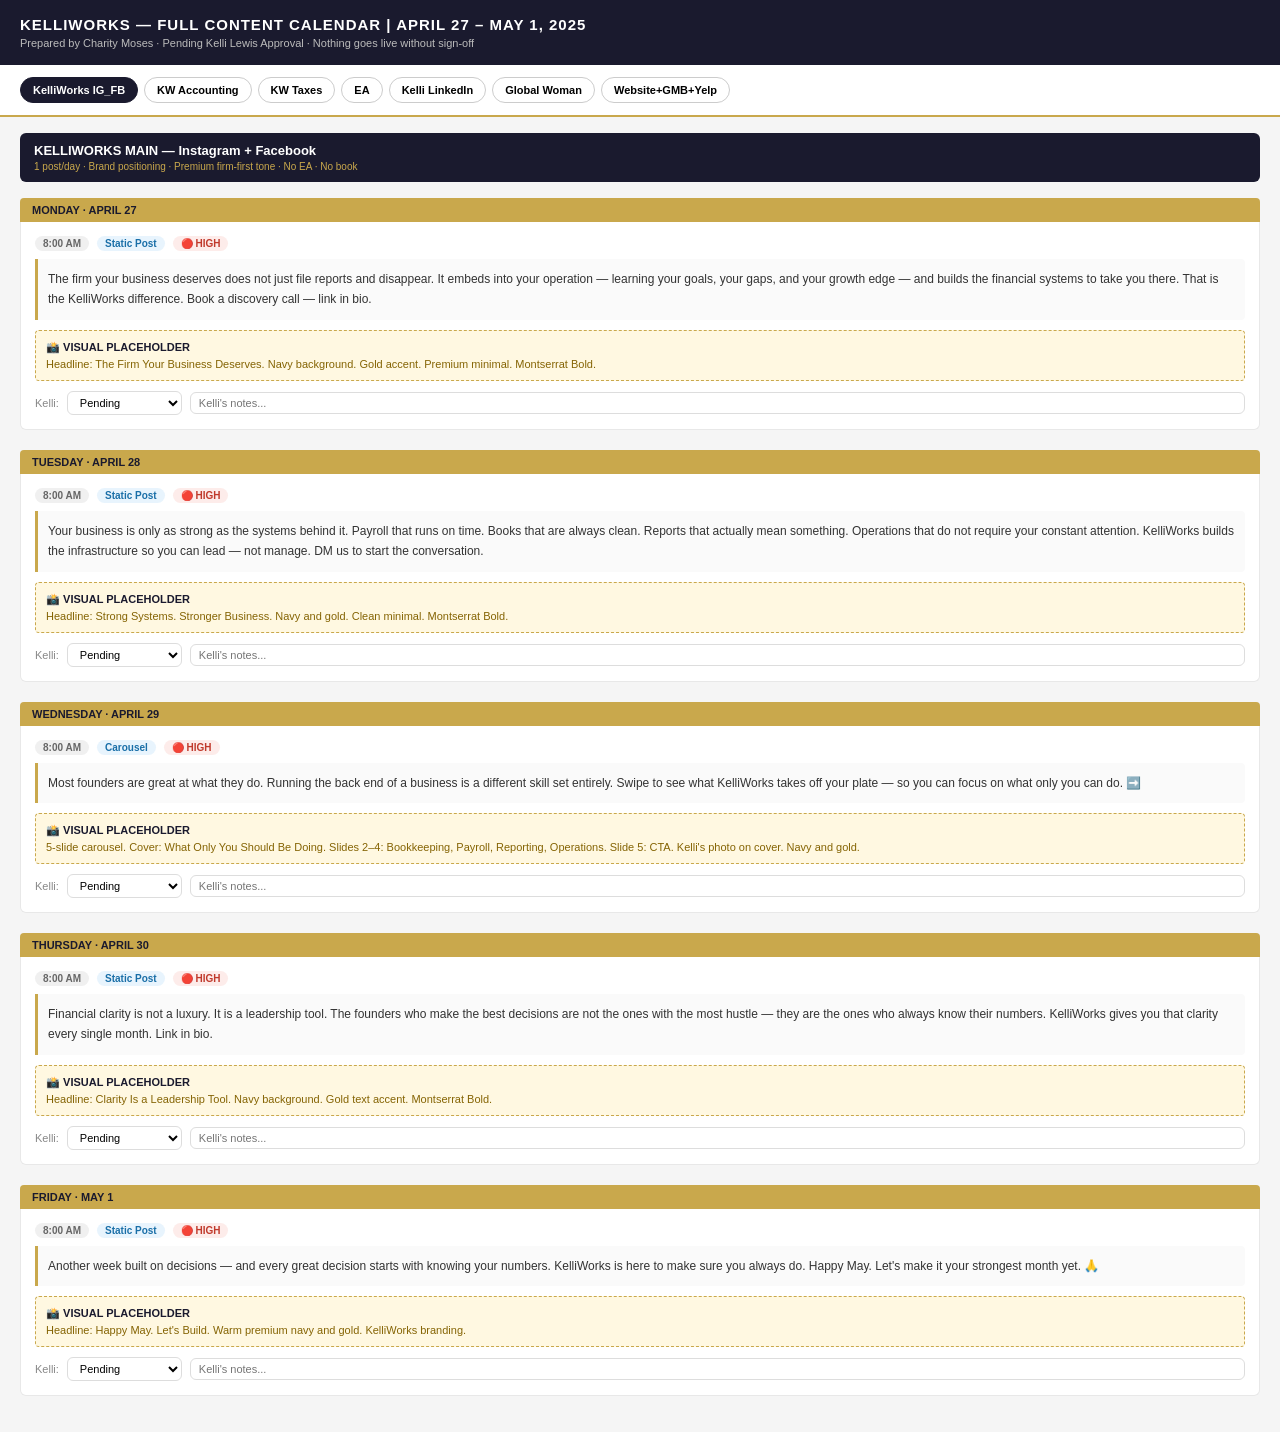
<file: html_Updates/full_cal_27_may1 (1).html>
<!DOCTYPE html>
<html lang="en">
<head>
<meta charset="UTF-8">
<meta name="viewport" content="width=device-width, initial-scale=1.0">
<style>
*{box-sizing:border-box;margin:0;padding:0;}
body{font-family:Arial,sans-serif;background:#f5f5f5;color:#222;font-size:13px;}
header{background:#1a1a2e;color:#fff;padding:16px 20px;}
header h1{font-size:15px;letter-spacing:1px;}
header p{font-size:11px;color:#bbb;margin-top:4px;}
.pnav{display:flex;flex-wrap:wrap;gap:6px;padding:12px 20px;background:#fff;border-bottom:2px solid #c9a84c;position:sticky;top:0;z-index:100;}
.pnav button{padding:6px 12px;border:1px solid #ccc;border-radius:16px;background:#fff;cursor:pointer;font-size:11px;font-weight:bold;}
.pnav button.active{background:#1a1a2e;color:#fff;border-color:#1a1a2e;}
.platform{display:none;padding:16px 20px;}
.platform.active{display:block;}
.ph{background:#1a1a2e;color:#fff;padding:10px 14px;border-radius:6px;margin-bottom:16px;}
.ph h2{font-size:13px;}
.ph p{font-size:10px;color:#c9a84c;margin-top:3px;}
.day{margin-bottom:20px;}
.dlabel{background:#c9a84c;color:#1a1a2e;padding:6px 12px;font-size:11px;font-weight:bold;border-radius:4px 4px 0 0;}
.card{background:#fff;border:1px solid #e8e8e8;border-top:none;padding:14px;margin-bottom:2px;}
.card:last-child{border-radius:0 0 6px 6px;}
.meta{display:flex;gap:8px;flex-wrap:wrap;margin-bottom:8px;}
.b{display:inline-block;padding:2px 8px;border-radius:10px;font-size:10px;font-weight:bold;}
.bt{background:#f0f0f0;color:#666;}
.btype{background:#e8f4fd;color:#1a6fa8;}
.bhigh{background:#fdecea;color:#c0392b;}
.btrend{background:#e8f8e8;color:#27ae60;}
.caption{font-size:12px;line-height:1.7;color:#333;margin-bottom:10px;padding:10px;background:#fafafa;border-left:3px solid #c9a84c;border-radius:0 4px 4px 0;}
.vbox{background:#fff8e1;border:1px dashed #c9a84c;border-radius:4px;padding:10px;margin-bottom:10px;font-size:11px;color:#856404;}
.vbox strong{display:block;margin-bottom:4px;color:#1a1a2e;}
.arow{display:flex;align-items:center;gap:8px;flex-wrap:wrap;}
.arow label{font-size:11px;color:#888;}
.arow select{font-size:11px;padding:4px 8px;border:1px solid #ddd;border-radius:6px;background:#fff;cursor:pointer;}
.arow select.approved{border-color:#27ae60;color:#27ae60;background:#eafaf1;}
.arow select.edits{border-color:#c9a84c;color:#856404;background:#fff8e1;}
.arow select.no{border-color:#e74c3c;color:#922;background:#fdecea;}
.nin{flex:1;padding:4px 8px;border:1px solid #ddd;border-radius:6px;font-size:11px;font-family:Arial;min-width:150px;}
.nalert{background:#fdecea;border-left:3px solid #e74c3c;padding:8px 12px;font-size:11px;color:#7b1a1a;margin-bottom:10px;border-radius:0 4px 4px 0;}
.ninfo{background:#e8f4fd;border-left:3px solid #1a6fa8;padding:8px 12px;font-size:11px;color:#1a3a5c;margin-bottom:10px;border-radius:0 4px 4px 0;}
</style>
</head>
<body>
<header>
  <h1>KELLIWORKS — FULL CONTENT CALENDAR | APRIL 27 – MAY 1, 2025</h1>
  <p>Prepared by Charity Moses · Pending Kelli Lewis Approval · Nothing goes live without sign-off</p>
</header>
<div class="pnav">
  <button class="active" onclick="show('kw',this)">KelliWorks IG_FB</button>
  <button onclick="show('kwa',this)">KW Accounting</button>
  <button onclick="show('kwt',this)">KW Taxes</button>
  <button onclick="show('ea',this)">EA</button>
  <button onclick="show('kl',this)">Kelli LinkedIn</button>
  <button onclick="show('gw',this)">Global Woman</button>
  <button onclick="show('web',this)">Website+GMB+Yelp</button>
</div>

<!-- KELLIWORKS -->
<div id="kw" class="platform active">
  <div class="ph"><h2>KELLIWORKS MAIN — Instagram + Facebook</h2><p>1 post/day · Brand positioning · Premium firm-first tone · No EA · No book</p></div>

  <div class="day"><div class="dlabel">MONDAY · APRIL 27</div>
  <div class="card"><div class="meta"><span class="b bt">8:00 AM</span><span class="b btype">Static Post</span><span class="b bhigh">🔴 HIGH</span></div>
  <div class="caption">The firm your business deserves does not just file reports and disappear. It embeds into your operation — learning your goals, your gaps, and your growth edge — and builds the financial systems to take you there. That is the KelliWorks difference. Book a discovery call — link in bio.</div>
  <div class="vbox"><strong>📸 VISUAL PLACEHOLDER</strong>Headline: The Firm Your Business Deserves. Navy background. Gold accent. Premium minimal. Montserrat Bold.</div>
  <div class="arow"><label>Kelli:</label><select onchange="ss(this)"><option>Pending</option><option>✅ Approved</option><option>✏️ Needs Edits</option><option>❌ Do Not Post</option></select><input class="nin" type="text" placeholder="Kelli's notes..."></div></div></div>

  <div class="day"><div class="dlabel">TUESDAY · APRIL 28</div>
  <div class="card"><div class="meta"><span class="b bt">8:00 AM</span><span class="b btype">Static Post</span><span class="b bhigh">🔴 HIGH</span></div>
  <div class="caption">Your business is only as strong as the systems behind it. Payroll that runs on time. Books that are always clean. Reports that actually mean something. Operations that do not require your constant attention. KelliWorks builds the infrastructure so you can lead — not manage. DM us to start the conversation.</div>
  <div class="vbox"><strong>📸 VISUAL PLACEHOLDER</strong>Headline: Strong Systems. Stronger Business. Navy and gold. Clean minimal. Montserrat Bold.</div>
  <div class="arow"><label>Kelli:</label><select onchange="ss(this)"><option>Pending</option><option>✅ Approved</option><option>✏️ Needs Edits</option><option>❌ Do Not Post</option></select><input class="nin" type="text" placeholder="Kelli's notes..."></div></div></div>

  <div class="day"><div class="dlabel">WEDNESDAY · APRIL 29</div>
  <div class="card"><div class="meta"><span class="b bt">8:00 AM</span><span class="b btype">Carousel</span><span class="b bhigh">🔴 HIGH</span></div>
  <div class="caption">Most founders are great at what they do. Running the back end of a business is a different skill set entirely. Swipe to see what KelliWorks takes off your plate — so you can focus on what only you can do. ➡️</div>
  <div class="vbox"><strong>📸 VISUAL PLACEHOLDER</strong>5-slide carousel. Cover: What Only You Should Be Doing. Slides 2–4: Bookkeeping, Payroll, Reporting, Operations. Slide 5: CTA. Kelli's photo on cover. Navy and gold.</div>
  <div class="arow"><label>Kelli:</label><select onchange="ss(this)"><option>Pending</option><option>✅ Approved</option><option>✏️ Needs Edits</option><option>❌ Do Not Post</option></select><input class="nin" type="text" placeholder="Kelli's notes..."></div></div></div>

  <div class="day"><div class="dlabel">THURSDAY · APRIL 30</div>
  <div class="card"><div class="meta"><span class="b bt">8:00 AM</span><span class="b btype">Static Post</span><span class="b bhigh">🔴 HIGH</span></div>
  <div class="caption">Financial clarity is not a luxury. It is a leadership tool. The founders who make the best decisions are not the ones with the most hustle — they are the ones who always know their numbers. KelliWorks gives you that clarity every single month. Link in bio.</div>
  <div class="vbox"><strong>📸 VISUAL PLACEHOLDER</strong>Headline: Clarity Is a Leadership Tool. Navy background. Gold text accent. Montserrat Bold.</div>
  <div class="arow"><label>Kelli:</label><select onchange="ss(this)"><option>Pending</option><option>✅ Approved</option><option>✏️ Needs Edits</option><option>❌ Do Not Post</option></select><input class="nin" type="text" placeholder="Kelli's notes..."></div></div></div>

  <div class="day"><div class="dlabel">FRIDAY · MAY 1</div>
  <div class="card"><div class="meta"><span class="b bt">8:00 AM</span><span class="b btype">Static Post</span><span class="b bhigh">🔴 HIGH</span></div>
  <div class="caption">Another week built on decisions — and every great decision starts with knowing your numbers. KelliWorks is here to make sure you always do. Happy May. Let's make it your strongest month yet. 🙏</div>
  <div class="vbox"><strong>📸 VISUAL PLACEHOLDER</strong>Headline: Happy May. Let's Build. Warm premium navy and gold. KelliWorks branding.</div>
  <div class="arow"><label>Kelli:</label><select onchange="ss(this)"><option>Pending</option><option>✅ Approved</option><option>✏️ Needs Edits</option><option>❌ Do Not Post</option></select><input class="nin" type="text" placeholder="Kelli's notes..."></div></div></div>
</div>

<!-- KW ACCOUNTING -->
<div id="kwa" class="platform">
  <div class="ph"><h2>KELLIWORKS ACCOUNTING — Instagram + Facebook + LinkedIn</h2><p>1 post/day · 3 trending POV reels + 2 educational static · Playful, relatable, funny · ❌ No tax content</p></div>
  <div class="ninfo">📌 New direction: Mix trending POV reels (Mon, Wed, Fri) with educational static posts (Tue, Thu). POV reels get reach. Static posts build authority.</div>

  <div class="day"><div class="dlabel">MONDAY · APRIL 27</div>
  <div class="card"><div class="meta"><span class="b bt">10:00 AM</span><span class="b btype">🎬 Trending Reel</span><span class="b btrend">🟢 TRENDING</span></div>
  <div class="caption">POV: You haven't reconciled your accounts since January 😬

#KelliWorks #Accounting #SmallBusiness #Bookkeeping #Entrepreneurs</div>
  <div class="vbox"><strong>🎬 REEL PLACEHOLDER</strong>Trending audio — panicking/chaotic sound. Text overlay 1: POV: You haven't reconciled your accounts since January 😬. Text overlay 2: KelliWorks to the rescue 😌. 7–15 seconds. Funny reaction clip or film yourself.</div>
  <div class="arow"><label>Kelli:</label><select onchange="ss(this)"><option>Pending</option><option>✅ Approved</option><option>✏️ Needs Edits</option><option>❌ Do Not Post</option></select><input class="nin" type="text" placeholder="Kelli's notes..."></div></div></div>

  <div class="day"><div class="dlabel">TUESDAY · APRIL 28</div>
  <div class="card"><div class="meta"><span class="b bt">10:00 AM</span><span class="b btype">Static Post</span><span class="b bhigh">🔴 HIGH</span></div>
  <div class="caption">Bookkeeping is not a task you do once a year at tax time. It is a system that runs every single month — keeping your business clean, your cash flow clear, and your decisions grounded in real numbers. KelliWorks builds that system for you. DM us to get started.</div>
  <div class="vbox"><strong>📸 VISUAL PLACEHOLDER</strong>Headline: Bookkeeping Is a System. Not a Task. Navy and gold. Clean minimal. Montserrat Bold.</div>
  <div class="arow"><label>Kelli:</label><select onchange="ss(this)"><option>Pending</option><option>✅ Approved</option><option>✏️ Needs Edits</option><option>❌ Do Not Post</option></select><input class="nin" type="text" placeholder="Kelli's notes..."></div></div></div>

  <div class="day"><div class="dlabel">WEDNESDAY · APRIL 29</div>
  <div class="card"><div class="meta"><span class="b bt">10:00 AM</span><span class="b btype">🎬 Trending Reel</span><span class="b btrend">🟢 TRENDING</span></div>
  <div class="caption">POV: Your accountant actually explains your financial report instead of just sending it 😌✨

#KelliWorks #Accounting #FounderLife #Bookkeeping #SmallBusiness</div>
  <div class="vbox"><strong>🎬 REEL PLACEHOLDER</strong>Trending audio — relief/ahhh finally sound. Text overlay 1: POV: Your accountant just sends reports and disappears 😩. Text overlay 2: POV: KelliWorks actually explains every line 😌. 7–15 seconds.</div>
  <div class="arow"><label>Kelli:</label><select onchange="ss(this)"><option>Pending</option><option>✅ Approved</option><option>✏️ Needs Edits</option><option>❌ Do Not Post</option></select><input class="nin" type="text" placeholder="Kelli's notes..."></div></div></div>

  <div class="day"><div class="dlabel">THURSDAY · APRIL 30</div>
  <div class="card"><div class="meta"><span class="b bt">10:00 AM</span><span class="b btype">Static Post</span><span class="b bhigh">🔴 HIGH</span></div>
  <div class="caption">Do you know exactly how your business performed in Q1? Revenue. Expenses. Profit. Cash flow. If the honest answer is no — that is the first thing to fix. KelliWorks delivers monthly reports that give you a clear picture of your business performance so you always know where you stand. DM us.</div>
  <div class="vbox"><strong>📸 VISUAL PLACEHOLDER</strong>Headline: Do You Know Your Q1 Numbers? Navy and gold. Clean bold layout. Montserrat Bold.</div>
  <div class="arow"><label>Kelli:</label><select onchange="ss(this)"><option>Pending</option><option>✅ Approved</option><option>✏️ Needs Edits</option><option>❌ Do Not Post</option></select><input class="nin" type="text" placeholder="Kelli's notes..."></div></div></div>

  <div class="day"><div class="dlabel">FRIDAY · MAY 1</div>
  <div class="card"><div class="meta"><span class="b bt">10:00 AM</span><span class="b btype">🎬 Trending Reel</span><span class="b btrend">🟢 TRENDING</span></div>
  <div class="caption">POV: It's May 1st and your books are finally clean 😎🙌

#KelliWorks #NewMonth #Accounting #FounderLife #SmallBusiness</div>
  <div class="vbox"><strong>🎬 REEL PLACEHOLDER</strong>Trending audio — winning/celebration sound. Text overlay 1: POV: It's May 1st and you still don't know your numbers 😬. Text overlay 2: POV: KelliWorks client on May 1st 😎. Confident winning reaction. 7–15 seconds.</div>
  <div class="arow"><label>Kelli:</label><select onchange="ss(this)"><option>Pending</option><option>✅ Approved</option><option>✏️ Needs Edits</option><option>❌ Do Not Post</option></select><input class="nin" type="text" placeholder="Kelli's notes..."></div></div></div>
</div>

<!-- KW TAXES -->
<div id="kwt" class="platform">
  <div class="ph"><h2>KELLIWORKS TAXES — Taxes Instagram ONLY</h2><p>2 posts/day · Tips, quotes, carousels · ❌ NOT on LinkedIn ❌ NOT on KW Accounting grid</p></div>

  <div class="day"><div class="dlabel">MONDAY · APRIL 27</div>
  <div class="card"><div class="meta"><span class="b bt">7:00 AM</span><span class="b btype">💡 Tax Tip</span></div>
  <div class="caption">Welcome to May — and Q2 estimated taxes are already counting. June 15 is closer than you think. If your business is profitable start setting money aside right now. KelliWorks keeps you on schedule all year. Link in bio.</div>
  <div class="vbox"><strong>📸 VISUAL PLACEHOLDER</strong>Headline: Q2 Is Already Counting. Navy gold bold.</div>
  <div class="arow"><label>Kelli:</label><select onchange="ss(this)"><option>Pending</option><option>✅ Approved</option><option>✏️ Needs Edits</option><option>❌ Do Not Post</option></select><input class="nin" type="text" placeholder="Kelli's notes..."></div></div>
  <div class="card"><div class="meta"><span class="b bt">4:00 PM</span><span class="b btype">💬 Quote</span></div>
  <div class="caption">"KelliWorks, so you don't have to." Tax season is done. But smart tax planning never stops. Let us carry it all year long. Link in bio.</div>
  <div class="vbox"><strong>📸 VISUAL PLACEHOLDER</strong>Brand quote card — cream background navy and gold.</div>
  <div class="arow"><label>Kelli:</label><select onchange="ss(this)"><option>Pending</option><option>✅ Approved</option><option>✏️ Needs Edits</option><option>❌ Do Not Post</option></select><input class="nin" type="text" placeholder="Kelli's notes..."></div></div></div>

  <div class="day"><div class="dlabel">TUESDAY · APRIL 28</div>
  <div class="card"><div class="meta"><span class="b bt">7:00 AM</span><span class="b btype">💡 Tax Tip</span></div>
  <div class="caption">If you received a large refund this year — that is not good news. It means you overpaid the IRS all year and gave them an interest-free loan. KelliWorks helps you adjust your withholding so you keep more money in your business where it belongs. Link in bio.</div>
  <div class="vbox"><strong>📸 VISUAL PLACEHOLDER</strong>Headline: A Big Refund Means You Overpaid. Navy gold bold.</div>
  <div class="arow"><label>Kelli:</label><select onchange="ss(this)"><option>Pending</option><option>✅ Approved</option><option>✏️ Needs Edits</option><option>❌ Do Not Post</option></select><input class="nin" type="text" placeholder="Kelli's notes..."></div></div>
  <div class="card"><div class="meta"><span class="b bt">4:00 PM</span><span class="b btype">🎠 Carousel</span></div>
  <div class="caption">Tax season is over — but your tax strategy should not be. Swipe to see 4 moves every entrepreneur should make RIGHT NOW to protect their finances for the rest of 2025. ➡️</div>
  <div class="vbox"><strong>📸 VISUAL PLACEHOLDER</strong>5-slide carousel — 4 Post Tax Season Moves. Navy and gold. Montserrat Bold.</div>
  <div class="arow"><label>Kelli:</label><select onchange="ss(this)"><option>Pending</option><option>✅ Approved</option><option>✏️ Needs Edits</option><option>❌ Do Not Post</option></select><input class="nin" type="text" placeholder="Kelli's notes..."></div></div></div>

  <div class="day"><div class="dlabel">WEDNESDAY · APRIL 29</div>
  <div class="card"><div class="meta"><span class="b bt">7:00 AM</span><span class="b btype">💡 Tax Tip</span></div>
  <div class="caption">Are you paying yourself correctly as a business owner? How you pay yourself — salary, owner's draw, distributions — has major tax implications. Getting it wrong costs you money. KelliWorks helps you structure it right. Link in bio.</div>
  <div class="vbox"><strong>📸 VISUAL PLACEHOLDER</strong>Headline: Are You Paying Yourself Correctly? Navy gold bold.</div>
  <div class="arow"><label>Kelli:</label><select onchange="ss(this)"><option>Pending</option><option>✅ Approved</option><option>✏️ Needs Edits</option><option>❌ Do Not Post</option></select><input class="nin" type="text" placeholder="Kelli's notes..."></div></div>
  <div class="card"><div class="meta"><span class="b bt">4:00 PM</span><span class="b btype">💬 Quote</span></div>
  <div class="caption">"Tax preparation is no longer the same with modern accounting methods." — Kelli Lewis. Stop doing it the old way. KelliWorks brings modern solutions to your finances all year round. Link in bio.</div>
  <div class="vbox"><strong>📸 VISUAL PLACEHOLDER</strong>Quote card — cream background elegant premium. Kelli Lewis attribution gold.</div>
  <div class="arow"><label>Kelli:</label><select onchange="ss(this)"><option>Pending</option><option>✅ Approved</option><option>✏️ Needs Edits</option><option>❌ Do Not Post</option></select><input class="nin" type="text" placeholder="Kelli's notes..."></div></div></div>

  <div class="day"><div class="dlabel">THURSDAY · APRIL 30</div>
  <div class="card"><div class="meta"><span class="b bt">7:00 AM</span><span class="b btype">💡 Tax Tip</span></div>
  <div class="caption">Tax Tip Thursday 💡 Keep every business receipt — digital or physical. The IRS requires documentation for every deduction you claim. KelliWorks helps you set up a simple system so nothing ever gets lost. Link in bio.</div>
  <div class="vbox"><strong>📸 VISUAL PLACEHOLDER</strong>Tax Tip Thursday branded graphic — navy gold bold headline.</div>
  <div class="arow"><label>Kelli:</label><select onchange="ss(this)"><option>Pending</option><option>✅ Approved</option><option>✏️ Needs Edits</option><option>❌ Do Not Post</option></select><input class="nin" type="text" placeholder="Kelli's notes..."></div></div>
  <div class="card"><div class="meta"><span class="b bt">4:00 PM</span><span class="b btype">🎠 Carousel</span></div>
  <div class="caption">Your Q2 financial checklist starts NOW. Swipe to see exactly what every smart entrepreneur should be doing this month to stay ahead. ➡️</div>
  <div class="vbox"><strong>📸 VISUAL PLACEHOLDER</strong>5-slide carousel — Q2 Financial Checklist. Navy and gold.</div>
  <div class="arow"><label>Kelli:</label><select onchange="ss(this)"><option>Pending</option><option>✅ Approved</option><option>✏️ Needs Edits</option><option>❌ Do Not Post</option></select><input class="nin" type="text" placeholder="Kelli's notes..."></div></div></div>

  <div class="day"><div class="dlabel">FRIDAY · MAY 1</div>
  <div class="card"><div class="meta"><span class="b bt">7:00 AM</span><span class="b btype">💡 Tax Tip</span></div>
  <div class="caption">Happy May! New month — new opportunity to get your finances right. Is your business structure still working for you? LLC. S-Corp. Sole Proprietor. Each has different tax implications. KelliWorks can review your setup and help you optimize. Link in bio.</div>
  <div class="vbox"><strong>📸 VISUAL PLACEHOLDER</strong>Headline: New Month. New Financial Strategy. Navy gold bold.</div>
  <div class="arow"><label>Kelli:</label><select onchange="ss(this)"><option>Pending</option><option>✅ Approved</option><option>✏️ Needs Edits</option><option>❌ Do Not Post</option></select><input class="nin" type="text" placeholder="Kelli's notes..."></div></div>
  <div class="card"><div class="meta"><span class="b bt">4:00 PM</span><span class="b btype">💬 Quote</span></div>
  <div class="caption">"KelliWorks takes the burden off entrepreneurs by guiding them in planning their taxes." Tax season is done. The work is not. Let us carry it. Link in bio.</div>
  <div class="vbox"><strong>📸 VISUAL PLACEHOLDER</strong>Quote card — cream premium elegant. Gold attribution. KelliWorks footer.</div>
  <div class="arow"><label>Kelli:</label><select onchange="ss(this)"><option>Pending</option><option>✅ Approved</option><option>✏️ Needs Edits</option><option>❌ Do Not Post</option></select><input class="nin" type="text" placeholder="Kelli's notes..."></div></div></div>
</div>

<!-- EA -->
<div id="ea" class="platform">
  <div class="ph"><h2>ENTREPRENEURS ANONYMOUS — IG + FB + YouTube + Skool</h2><p>Meeting rhythm · General EA community content only this week</p></div>
  <div class="nalert">⚠️ No EA meeting promotion this week per Kelli's instruction. Community value and evergreen content only.</div>

  <div class="day"><div class="dlabel">MONDAY · APRIL 27</div>
  <div class="card"><div class="meta"><span class="b bt">12:00 PM</span><span class="b btype">Static Post</span></div>
  <div class="caption">Entrepreneurship is the loneliest journey — until you find your community. Entrepreneurs Anonymous exists because no founder should have to build alone. Join the community — link in bio.</div>
  <div class="vbox"><strong>📸 VISUAL PLACEHOLDER</strong>EA branded graphic. Headline: You Were Never Meant to Build Alone. Dark background gold accent. EA logo.</div>
  <div class="arow"><label>Kelli:</label><select onchange="ss(this)"><option>Pending</option><option>✅ Approved</option><option>✏️ Needs Edits</option><option>❌ Do Not Post</option></select><input class="nin" type="text" placeholder="Kelli's notes..."></div></div></div>

  <div class="day"><div class="dlabel">WEDNESDAY · APRIL 29</div>
  <div class="card"><div class="meta"><span class="b bt">12:00 PM</span><span class="b btype">Quote Post</span></div>
  <div class="caption">The room changes when entrepreneurs stop competing and start collaborating. That is what Entrepreneurs Anonymous is built on. Real conversations. Real connections. Real growth. Link in bio to join the community.</div>
  <div class="vbox"><strong>📸 VISUAL PLACEHOLDER</strong>EA quote graphic — dark navy gold. Headline: Real Conversations. Real Growth.</div>
  <div class="arow"><label>Kelli:</label><select onchange="ss(this)"><option>Pending</option><option>✅ Approved</option><option>✏️ Needs Edits</option><option>❌ Do Not Post</option></select><input class="nin" type="text" placeholder="Kelli's notes..."></div></div></div>

  <div class="day"><div class="dlabel">FRIDAY · MAY 1</div>
  <div class="card"><div class="meta"><span class="b bt">12:00 PM</span><span class="b btype">Community Post</span></div>
  <div class="caption">Happy May EA family! 🙌 New month. New energy. New opportunities. Whatever you are building — keep going. This community is rooting for you. — Kelli Lewis | Entrepreneurs Anonymous</div>
  <div class="vbox"><strong>📸 VISUAL PLACEHOLDER</strong>EA community graphic — warm celebratory energy. Happy May. Gold and navy. EA logo.</div>
  <div class="arow"><label>Kelli:</label><select onchange="ss(this)"><option>Pending</option><option>✅ Approved</option><option>✏️ Needs Edits</option><option>❌ Do Not Post</option></select><input class="nin" type="text" placeholder="Kelli's notes..."></div></div></div>
</div>

<!-- KELLI LINKEDIN -->
<div id="kl" class="platform">
  <div class="ph"><h2>KELLI LEWIS PERSONAL — LinkedIn</h2><p>1 post/day · Author · Speaker · Coach · Accountant · 30 min daily engagement · ❌ No tax content</p></div>

  <div class="day"><div class="dlabel">MONDAY · APRIL 27</div>
  <div class="card"><div class="meta"><span class="b bt">9:00 AM</span><span class="b btype">Thought Leadership</span></div>
  <div class="caption">The founders who scale the fastest are not the ones who work the hardest. They are the ones who build the best systems. A business that requires your constant presence to function is not a business — it is a job. And it is probably the most demanding job you have ever had. The shift starts when you stop being the engine and start being the architect. What is one system you could build this week that would give you back an hour of your time?</div>
  <div class="vbox"><strong>📸 VISUAL PLACEHOLDER</strong>Professional Kelli photo — editorial, confident. Or clean branded quote graphic.</div>
  <div class="arow"><label>Kelli:</label><select onchange="ss(this)"><option>Pending</option><option>✅ Approved</option><option>✏️ Needs Edits</option><option>❌ Do Not Post</option></select><input class="nin" type="text" placeholder="Kelli's notes..."></div></div></div>

  <div class="day"><div class="dlabel">TUESDAY · APRIL 28</div>
  <div class="card"><div class="meta"><span class="b bt">9:00 AM</span><span class="b btype">Founder Story</span></div>
  <div class="caption">I spent years being the best-kept secret in my clients' businesses. Doing everything. Available always. Undercharging constantly. I thought that was the price of loyalty. What I actually learned is that boundaries create respect. Systems create freedom. And charging your worth creates the business you deserve. If you are still giving everything away in the name of dedication — this is your sign to stop.</div>
  <div class="vbox"><strong>📸 VISUAL PLACEHOLDER</strong>Professional Kelli photo — warm, authoritative. Or clean branded graphic.</div>
  <div class="arow"><label>Kelli:</label><select onchange="ss(this)"><option>Pending</option><option>✅ Approved</option><option>✏️ Needs Edits</option><option>❌ Do Not Post</option></select><input class="nin" type="text" placeholder="Kelli's notes..."></div></div></div>

  <div class="day"><div class="dlabel">WEDNESDAY · APRIL 29</div>
  <div class="card"><div class="meta"><span class="b bt">9:00 AM</span><span class="b btype">Thought Leadership</span></div>
  <div class="caption">Financial clarity is not a finance topic. It is a leadership topic. When you know your numbers — your cash position, your profit margin, your burn rate — you make decisions from a place of power instead of panic. The most confident founders I know are not the richest. They are the most informed. KelliWorks gives founders that clarity every single month. Link in bio.</div>
  <div class="vbox"><strong>📸 VISUAL PLACEHOLDER</strong>Clean branded KelliWorks graphic — professional LinkedIn format.</div>
  <div class="arow"><label>Kelli:</label><select onchange="ss(this)"><option>Pending</option><option>✅ Approved</option><option>✏️ Needs Edits</option><option>❌ Do Not Post</option></select><input class="nin" type="text" placeholder="Kelli's notes..."></div></div></div>

  <div class="day"><div class="dlabel">THURSDAY · APRIL 30</div>
  <div class="card"><div class="meta"><span class="b bt">9:00 AM</span><span class="b btype">Coaching Voice</span></div>
  <div class="caption">One question I ask every founder I work with: If you took two weeks completely off right now — what would break? The answer tells you everything about where your business actually stands. Not where you think it stands. Where it actually stands. Your answer is your to-do list.</div>
  <div class="vbox"><strong>📸 VISUAL PLACEHOLDER</strong>Professional Kelli photo or clean quote graphic — coaching voice, direct, confident.</div>
  <div class="arow"><label>Kelli:</label><select onchange="ss(this)"><option>Pending</option><option>✅ Approved</option><option>✏️ Needs Edits</option><option>❌ Do Not Post</option></select><input class="nin" type="text" placeholder="Kelli's notes..."></div></div></div>

  <div class="day"><div class="dlabel">FRIDAY · MAY 1</div>
  <div class="card"><div class="meta"><span class="b bt">9:00 AM</span><span class="b btype">Friday Reflection</span></div>
  <div class="caption">Happy May. New month. Fresh start. This is the month you stop running your business on instinct and start running it on intelligence. Clean books. Clear strategy. Confident decisions. That is what I help founders build at KelliWorks — and it starts with one conversation. Link in bio. Have a powerful weekend. 🙏</div>
  <div class="vbox"><strong>📸 VISUAL PLACEHOLDER</strong>Polished Kelli brand photo or Happy May branded graphic. Warm professional.</div>
  <div class="arow"><label>Kelli:</label><select onchange="ss(this)"><option>Pending</option><option>✅ Approved</option><option>✏️ Needs Edits</option><option>❌ Do Not Post</option></select><input class="nin" type="text" placeholder="Kelli's notes..."></div></div></div>
</div>

<!-- GLOBAL WOMAN -->
<div id="gw" class="platform">
  <div class="ph"><h2>GLOBAL WOMAN — Global Woman Platform</h2><p>Min 4 posts/week · 10–15 min daily engagement · Kelli as THOUGHT LEADER — specific POV, industry insight · ❌ No generic motivation · ❌ No EA content</p></div>

  <div class="day"><div class="dlabel">MONDAY · APRIL 27</div>
  <div class="card"><div class="meta"><span class="b bt">11:00 AM</span><span class="b btype">Thought Leadership</span></div>
  <div class="caption">I have worked with hundreds of women-owned businesses. And the number one thing that keeps them stuck is not lack of hustle — it is lack of financial infrastructure. They are working incredibly hard inside a business that has no system to hold the growth. Here is what I know to be true: you cannot scale chaos. Before you invest in marketing, hiring, or expansion — get your books clean, your cash flow clear, and your reporting consistent. That is the foundation everything else is built on. — Kelli Lewis | Founder, KelliWorks</div>
  <div class="vbox"><strong>📸 VISUAL PLACEHOLDER</strong>Editorial Kelli photo — confident, authoritative. Navy and gold. Premium feminine.</div>
  <div class="arow"><label>Kelli:</label><select onchange="ss(this)"><option>Pending</option><option>✅ Approved</option><option>✏️ Needs Edits</option><option>❌ Do Not Post</option></select><input class="nin" type="text" placeholder="Kelli's notes..."></div></div></div>

  <div class="day"><div class="dlabel">TUESDAY · APRIL 28</div>
  <div class="card"><div class="meta"><span class="b bt">11:00 AM</span><span class="b btype">Industry POV</span></div>
  <div class="caption">Nobody talks about this enough — women entrepreneurs are statistically more likely to undercharge, over-deliver, and avoid looking at their own numbers. I did it too. For years I helped wealthy clients build financial systems while my own business was falling apart. The moment I started treating my business with the same rigor I applied to my clients' — everything changed. Your business deserves the same financial discipline you give your best client. Start there. — Kelli Lewis | KelliWorks</div>
  <div class="vbox"><strong>📸 VISUAL PLACEHOLDER</strong>Professional Kelli photo — warm, real, editorial. Not a headshot. Premium feminine.</div>
  <div class="arow"><label>Kelli:</label><select onchange="ss(this)"><option>Pending</option><option>✅ Approved</option><option>✏️ Needs Edits</option><option>❌ Do Not Post</option></select><input class="nin" type="text" placeholder="Kelli's notes..."></div></div></div>

  <div class="day"><div class="dlabel">THURSDAY · APRIL 30</div>
  <div class="card"><div class="meta"><span class="b bt">11:00 AM</span><span class="b btype">Expert Insight</span></div>
  <div class="caption">A question I get asked constantly by women founders: "When is the right time to hire an accountant?" My answer is always the same — before you think you need one. Most founders come to KelliWorks after something breaks. A tax surprise. A cash flow crisis. A payroll error. The ones who build the most sustainably are the ones who build the financial infrastructure early — before the growth exposes the gaps. Do not wait for the emergency. Build the system now. — Kelli Lewis | KelliWorks Founder</div>
  <div class="vbox"><strong>📸 VISUAL PLACEHOLDER</strong>Clean expert insight graphic — pull quote. Premium navy and gold. Feminine authoritative.</div>
  <div class="arow"><label>Kelli:</label><select onchange="ss(this)"><option>Pending</option><option>✅ Approved</option><option>✏️ Needs Edits</option><option>❌ Do Not Post</option></select><input class="nin" type="text" placeholder="Kelli's notes..."></div></div></div>

  <div class="day"><div class="dlabel">FRIDAY · MAY 1</div>
  <div class="card"><div class="meta"><span class="b bt">11:00 AM</span><span class="b btype">Thought Leadership</span></div>
  <div class="caption">May is here. And I want to challenge every woman founder reading this to ask herself one honest question: Does my business have the financial infrastructure to handle the growth I am praying for? Because here is the truth — most businesses are not ready for the opportunities they are asking God to send. The clients come and the systems collapse. The revenue grows and the cash flow disappears. Growth without infrastructure is just expensive chaos. This month — build the foundation first. — Kelli Lewis | KelliWorks | Global Business Woman</div>
  <div class="vbox"><strong>📸 VISUAL PLACEHOLDER</strong>Premium Kelli editorial photo or branded thought leadership graphic. Authoritative not celebratory. Navy gold feminine.</div>
  <div class="arow"><label>Kelli:</label><select onchange="ss(this)"><option>Pending</option><option>✅ Approved</option><option>✏️ Needs Edits</option><option>❌ Do Not Post</option></select><input class="nin" type="text" placeholder="Kelli's notes..."></div></div></div>
</div>

<!-- WEBSITE -->
<div id="web" class="platform">
  <div class="ph"><h2>WEBSITE + GOOGLE MY BUSINESS + YELP</h2><p>Weekly tasks · Blog post · GMB + Yelp refresh</p></div>

  <div class="day"><div class="dlabel">MONDAY · APRIL 27 — BLOG POST</div>
  <div class="card"><div class="meta"><span class="b bt">EOD</span><span class="b btype">Lovable Website</span></div>
  <div class="caption">Suggested title: "5 Signs Your Business Needs a Better Accounting System (And What to Do About It)" — accounting focused, ties to KelliWorks services, CTA to book a discovery call. Charity to draft and submit to Kelli for approval before publishing.</div>
  <div class="vbox"><strong>📸 VISUAL PLACEHOLDER</strong>Blog header image — professional KelliWorks branded. Kelli photo or brand graphic.</div>
  <div class="arow"><label>Kelli:</label><select onchange="ss(this)"><option>Pending</option><option>✅ Approved</option><option>✏️ Needs Edits</option><option>❌ Do Not Post</option></select><input class="nin" type="text" placeholder="Kelli's notes..."></div></div></div>

  <div class="day"><div class="dlabel">THIS WEEK — GOOGLE MY BUSINESS</div>
  <div class="card"><div class="meta"><span class="b bt">By Fri May 1</span><span class="b btype">GMB Update</span></div>
  <div class="caption">Post update: "Welcome to May — KelliWorks is your full-service accounting and business management firm for ambitious founders. Clean books. Clear strategy. Confident growth. Book a discovery call today." Include a fresh professional brand photo.</div>
  <div class="vbox"><strong>📸 VISUAL PLACEHOLDER</strong>Fresh KelliWorks brand photo or professional team photo for GMB.</div>
  <div class="arow"><label>Kelli:</label><select onchange="ss(this)"><option>Pending</option><option>✅ Approved</option><option>✏️ Needs Edits</option><option>❌ Do Not Post</option></select><input class="nin" type="text" placeholder="Kelli's notes..."></div></div></div>

  <div class="day"><div class="dlabel">THIS WEEK — YELP</div>
  <div class="card"><div class="meta"><span class="b bt">By Fri May 1</span><span class="b btype">Yelp Update</span></div>
  <div class="caption">Refresh Yelp listing — ensure services are current, photos are fresh. Tax season has ended — shift messaging to year-round accounting and business management services.</div>
  <div class="vbox"><strong>📸 VISUAL PLACEHOLDER</strong>Fresh Yelp photo — professional KelliWorks branded image.</div>
  <div class="arow"><label>Kelli:</label><select onchange="ss(this)"><option>Pending</option><option>✅ Approved</option><option>✏️ Needs Edits</option><option>❌ Do Not Post</option></select><input class="nin" type="text" placeholder="Kelli's notes..."></div></div></div>
</div>

<script>
function show(id,btn){
  document.querySelectorAll('.platform').forEach(p=>p.classList.remove('active'));
  document.querySelectorAll('.pnav button').forEach(b=>b.classList.remove('active'));
  document.getElementById(id).classList.add('active');
  btn.classList.add('active');
}
function ss(sel){
  sel.className='';
  if(sel.value.includes('Approved'))sel.className='approved';
  else if(sel.value.includes('Edits'))sel.className='edits';
  else if(sel.value.includes('Do Not'))sel.className='no';
}
</script>
</body>
</html>
</file>
